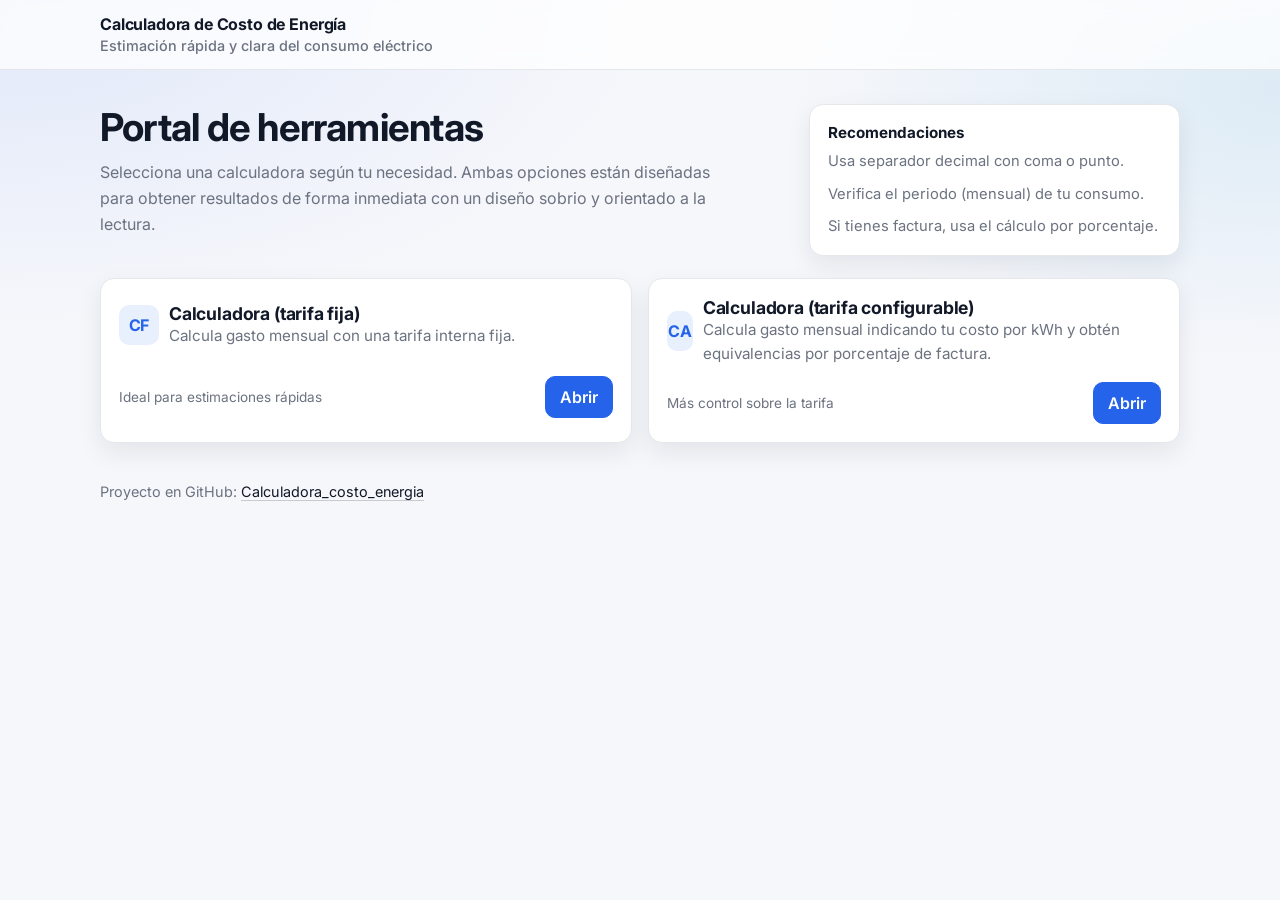
<file: index.html>
<!DOCTYPE html>
<html lang="es">

<head>
  <meta charset="UTF-8" />
  <meta name="viewport" content="width=device-width, initial-scale=1.0" />
  <title>Calculadora de Costo de Energía</title>
  <meta name="description" content="Portal de acceso a calculadoras de costo de energía eléctrica" />
  <link rel="preconnect" href="https://fonts.googleapis.com" />
  <link rel="preconnect" href="https://fonts.gstatic.com" crossorigin />
  <link href="https://fonts.googleapis.com/css2?family=Inter:wght@400;500;600;700&display=swap" rel="stylesheet" />

  <style>
    :root {
      --bg: #f6f7fb;
      --surface: #ffffff;
      --surface-2: #f9fafb;
      --text: #111827;
      --muted: #6b7280;
      --border: #e5e7eb;
      --shadow: 0 10px 25px rgba(17, 24, 39, 0.08);
      --accent: #2563eb;
      --accent-hover: #1d4ed8;
      --ring: rgba(37, 99, 235, 0.25);
      --radius: 14px;
      --max: 1120px;
    }

    * {
      box-sizing: border-box;
      margin: 0;
      padding: 0;
    }

    body {
      font-family: Inter, system-ui, -apple-system, Segoe UI, Roboto, Helvetica, Arial, "Apple Color Emoji", "Segoe UI Emoji";
      background:
        radial-gradient(1200px 600px at 0% 0%, rgba(37, 99, 235, 0.10), transparent 55%),
        radial-gradient(900px 500px at 100% 10%, rgba(2, 132, 199, 0.10), transparent 55%),
        var(--bg);
      color: var(--text);
      min-height: 100vh;
    }

    .topbar {
      border-bottom: 1px solid var(--border);
      background: rgba(255, 255, 255, 0.75);
      backdrop-filter: blur(10px);
      position: sticky;
      top: 0;
      z-index: 10;
    }

    .topbar-inner {
      max-width: var(--max);
      margin: 0 auto;
      padding: 16px 20px;
      display: flex;
      align-items: center;
      justify-content: space-between;
      gap: 16px;
    }

    .brand {
      display: flex;
      flex-direction: column;
      gap: 4px;
      line-height: 1.1;
    }

    .brand strong {
      font-size: 1rem;
      font-weight: 700;
      letter-spacing: -0.01em;
    }

    .brand span {
      font-size: 0.9rem;
      color: var(--muted);
      font-weight: 500;
    }

    .content {
      max-width: var(--max);
      margin: 0 auto;
      padding: 28px 20px 40px;
    }

    .hero {
      display: grid;
      grid-template-columns: 1.3fr 0.7fr;
      gap: 20px;
      align-items: start;
      margin-top: 6px;
    }

    .hero h1 {
      font-size: clamp(1.8rem, 3vw, 2.4rem);
      letter-spacing: -0.02em;
      margin-bottom: 10px;
    }

    .hero p {
      color: var(--muted);
      line-height: 1.6;
      max-width: 64ch;
    }

    .hero-aside {
      border: 1px solid var(--border);
      border-radius: var(--radius);
      background: var(--surface);
      padding: 18px;
      box-shadow: var(--shadow);
    }

    .hero-aside h2 {
      font-size: 0.95rem;
      margin-bottom: 8px;
    }

    .hero-aside ul {
      list-style: none;
      display: grid;
      gap: 10px;
      color: var(--muted);
      font-size: 0.92rem;
      line-height: 1.5;
    }

    .apps {
      margin-top: 22px;
      display: grid;
      grid-template-columns: repeat(2, minmax(0, 1fr));
      gap: 16px;
    }

    .card {
      border: 1px solid var(--border);
      border-radius: var(--radius);
      background: var(--surface);
      box-shadow: var(--shadow);
      padding: 18px;
      display: grid;
      gap: 12px;
      transition: transform 160ms ease, box-shadow 160ms ease;
    }

    .card:hover {
      transform: translateY(-2px);
      box-shadow: 0 16px 36px rgba(17, 24, 39, 0.10);
    }

    .badge {
      display: inline-flex;
      align-items: center;
      gap: 10px;
    }

    .badge .mark {
      width: 40px;
      height: 40px;
      border-radius: 10px;
      display: grid;
      place-items: center;
      background: rgba(37, 99, 235, 0.10);
      color: var(--accent);
      font-weight: 700;
      letter-spacing: -0.02em;
    }

    .card h2 {
      font-size: 1.1rem;
      letter-spacing: -0.01em;
    }

    .card p {
      color: var(--muted);
      line-height: 1.6;
      font-size: 0.95rem;
    }

    .actions {
      display: flex;
      align-items: center;
      justify-content: space-between;
      gap: 12px;
      margin-top: 4px;
    }

    .meta {
      font-size: 0.85rem;
      color: var(--muted);
    }

    .button {
      display: inline-flex;
      align-items: center;
      justify-content: center;
      padding: 10px 14px;
      border-radius: 10px;
      text-decoration: none;
      font-weight: 600;
      background: var(--accent);
      color: #fff;
      border: 1px solid var(--accent);
      transition: background-color 160ms ease, border-color 160ms ease, box-shadow 160ms ease;
      white-space: nowrap;
    }

    .button:hover {
      background: var(--accent-hover);
      border-color: var(--accent-hover);
    }

    .button:focus-visible {
      outline: none;
      box-shadow: 0 0 0 4px var(--ring);
    }

    footer {
      max-width: var(--max);
      margin: 0 auto;
      padding: 0 20px 28px;
      color: var(--muted);
      font-size: 0.9rem;
    }

    footer a {
      color: var(--text);
      text-decoration: none;
      border-bottom: 1px solid rgba(17, 24, 39, 0.2);
    }

    footer a:hover {
      border-bottom-color: rgba(17, 24, 39, 0.45);
    }

    @media (max-width: 860px) {
      .hero {
        grid-template-columns: 1fr;
      }

      .apps {
        grid-template-columns: 1fr;
      }
    }
  </style>
</head>

<body>
  <div class="topbar">
    <div class="topbar-inner">
      <div class="brand">
        <strong>Calculadora de Costo de Energía</strong>
        <span>Estimación rápida y clara del consumo eléctrico</span>
      </div>
    </div>
  </div>

  <main class="content">
    <section class="hero" aria-label="Introducción">
      <div>
        <h1>Portal de herramientas</h1>
        <p>
          Selecciona una calculadora según tu necesidad. Ambas opciones están diseñadas para obtener resultados
          de forma inmediata con un diseño sobrio y orientado a la lectura.
        </p>
      </div>

      <aside class="hero-aside" aria-label="Recomendaciones">
        <h2>Recomendaciones</h2>
        <ul>
          <li>Usa separador decimal con coma o punto.</li>
          <li>Verifica el periodo (mensual) de tu consumo.</li>
          <li>Si tienes factura, usa el cálculo por porcentaje.</li>
        </ul>
      </aside>
    </section>

    <section class="apps" aria-label="Aplicaciones">
      <article class="card">
        <div class="badge">
          <div class="mark" aria-hidden="true">CF</div>
          <div>
            <h2>Calculadora (tarifa fija)</h2>
            <p>Calcula gasto mensual con una tarifa interna fija.</p>
          </div>
        </div>
        <div class="actions">
          <div class="meta">Ideal para estimaciones rápidas</div>
          <a class="button" href="./app_juan/">Abrir</a>
        </div>
      </article>

      <article class="card">
        <div class="badge">
          <div class="mark" aria-hidden="true">CA</div>
          <div>
            <h2>Calculadora (tarifa configurable)</h2>
            <p>Calcula gasto mensual indicando tu costo por kWh y obtén equivalencias por porcentaje de factura.</p>
          </div>
        </div>
        <div class="actions">
          <div class="meta">Más control sobre la tarifa</div>
          <a class="button" href="./app_2/">Abrir</a>
        </div>
      </article>
    </section>
  </main>

  <footer>
    Proyecto en GitHub: <a href="https://github.com/Moshua53/Calculadora_costo_energia" target="_blank" rel="noopener noreferrer">Calculadora_costo_energia</a>
  </footer>
</body>

</html>
</file>
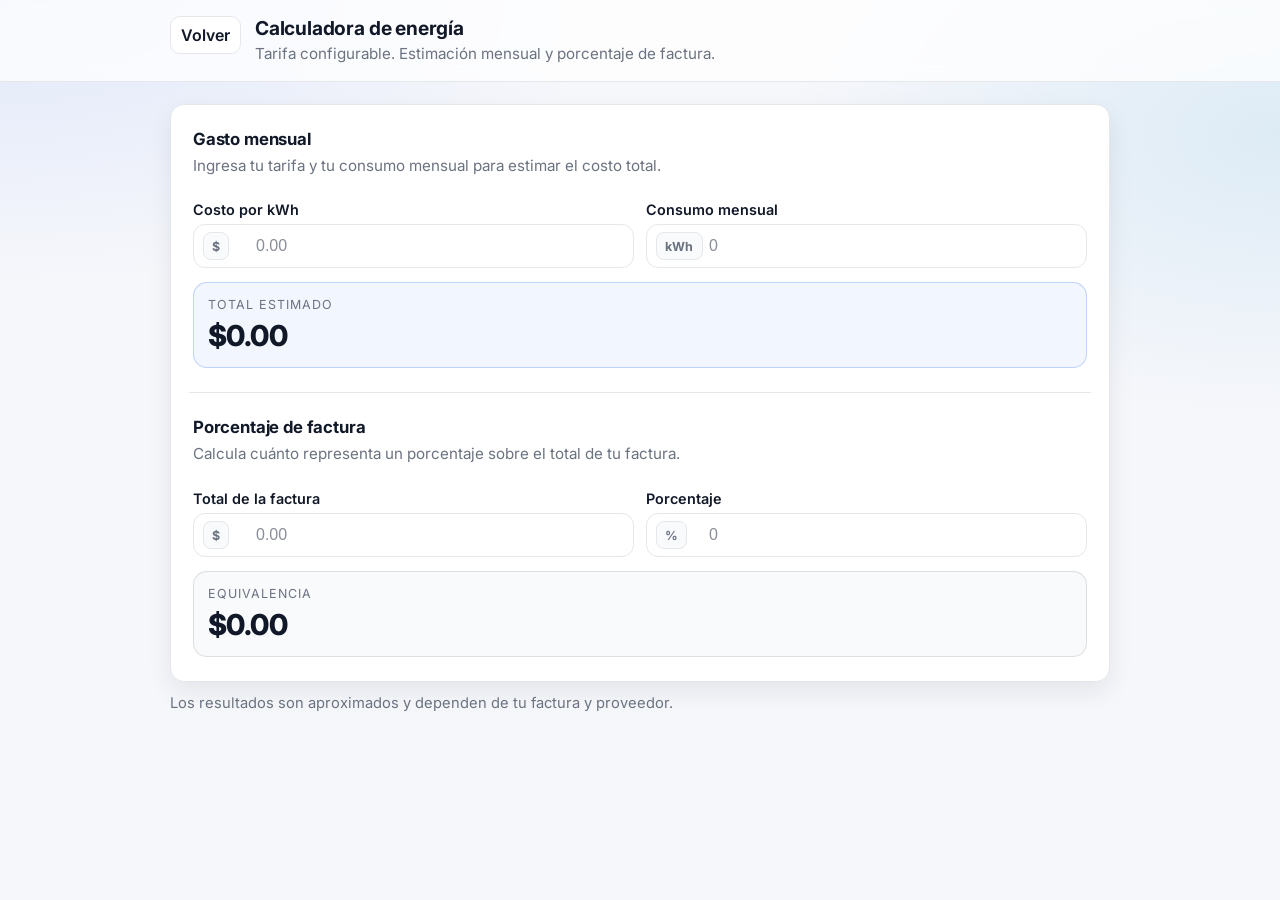
<file: app_2/index.html>
<!DOCTYPE html>
<html lang="es">

<head>
  <meta charset="UTF-8" />
  <meta name="viewport" content="width=device-width, initial-scale=1.0" />
  <title>Calculadora de Energía (Tarifa configurable)</title>
  <meta name="description" content="Calcula gasto mensual de energía con tarifa configurable y equivalencias por porcentaje de factura." />
  <link rel="stylesheet" href="style.css" />
  <link rel="preconnect" href="https://fonts.googleapis.com" />
  <link rel="preconnect" href="https://fonts.gstatic.com" crossorigin />
  <link href="https://fonts.googleapis.com/css2?family=Inter:wght@400;500;600;700&display=swap" rel="stylesheet" />
</head>

<body>
  <header class="topbar">
    <div class="topbar-inner">
      <a class="back-link" href="../" aria-label="Volver al portal">Volver</a>
      <div class="title">
        <h1>Calculadora de energía</h1>
        <p>Tarifa configurable. Estimación mensual y porcentaje de factura.</p>
      </div>
    </div>
  </header>

  <main class="container">
    <div class="glass-card" role="region" aria-label="Calculadoras">
      <section class="calc-section" aria-label="Gasto mensual">
        <div class="section-head">
          <h2>Gasto mensual</h2>
          <p class="hint">Ingresa tu tarifa y tu consumo mensual para estimar el costo total.</p>
        </div>

        <div class="grid">
          <div class="input-group">
            <label for="costPerKwh">Costo por kWh</label>
            <div class="input-wrapper">
              <span class="icon" aria-hidden="true">$</span>
              <input type="text" id="costPerKwh" placeholder="0.00" inputmode="decimal" autocomplete="off" />
            </div>
          </div>

          <div class="input-group">
            <label for="monthlyKwh">Consumo mensual</label>
            <div class="input-wrapper">
              <span class="icon" aria-hidden="true">kWh</span>
              <input type="text" id="monthlyKwh" placeholder="0" inputmode="decimal" autocomplete="off" />
            </div>
          </div>
        </div>

        <div class="result-card main-result" aria-live="polite">
          <span class="label">Total estimado</span>
          <span class="value" id="monthlyTotal">$0.00</span>
        </div>
      </section>

      <div class="divider" role="separator" aria-hidden="true"></div>

      <section class="calc-section" aria-label="Porcentaje de factura">
        <div class="section-head">
          <h2>Porcentaje de factura</h2>
          <p class="hint">Calcula cuánto representa un porcentaje sobre el total de tu factura.</p>
        </div>

        <div class="grid">
          <div class="input-group">
            <label for="totalBill">Total de la factura</label>
            <div class="input-wrapper">
              <span class="icon" aria-hidden="true">$</span>
              <input type="text" id="totalBill" placeholder="0.00" inputmode="decimal" autocomplete="off" />
            </div>
          </div>

          <div class="input-group">
            <label for="percentage">Porcentaje</label>
            <div class="input-wrapper">
              <span class="icon" aria-hidden="true">%</span>
              <input type="number" id="percentage" placeholder="0" min="0" max="100" />
            </div>
          </div>
        </div>

        <div class="result-card secondary-result" aria-live="polite">
          <span class="label">Equivalencia</span>
          <span class="value" id="percentageResult">$0.00</span>
        </div>
      </section>
    </div>

    <p class="footer-note">Los resultados son aproximados y dependen de tu factura y proveedor.</p>
  </main>

  <script src="script.js"></script>
</body>

</html>
</file>
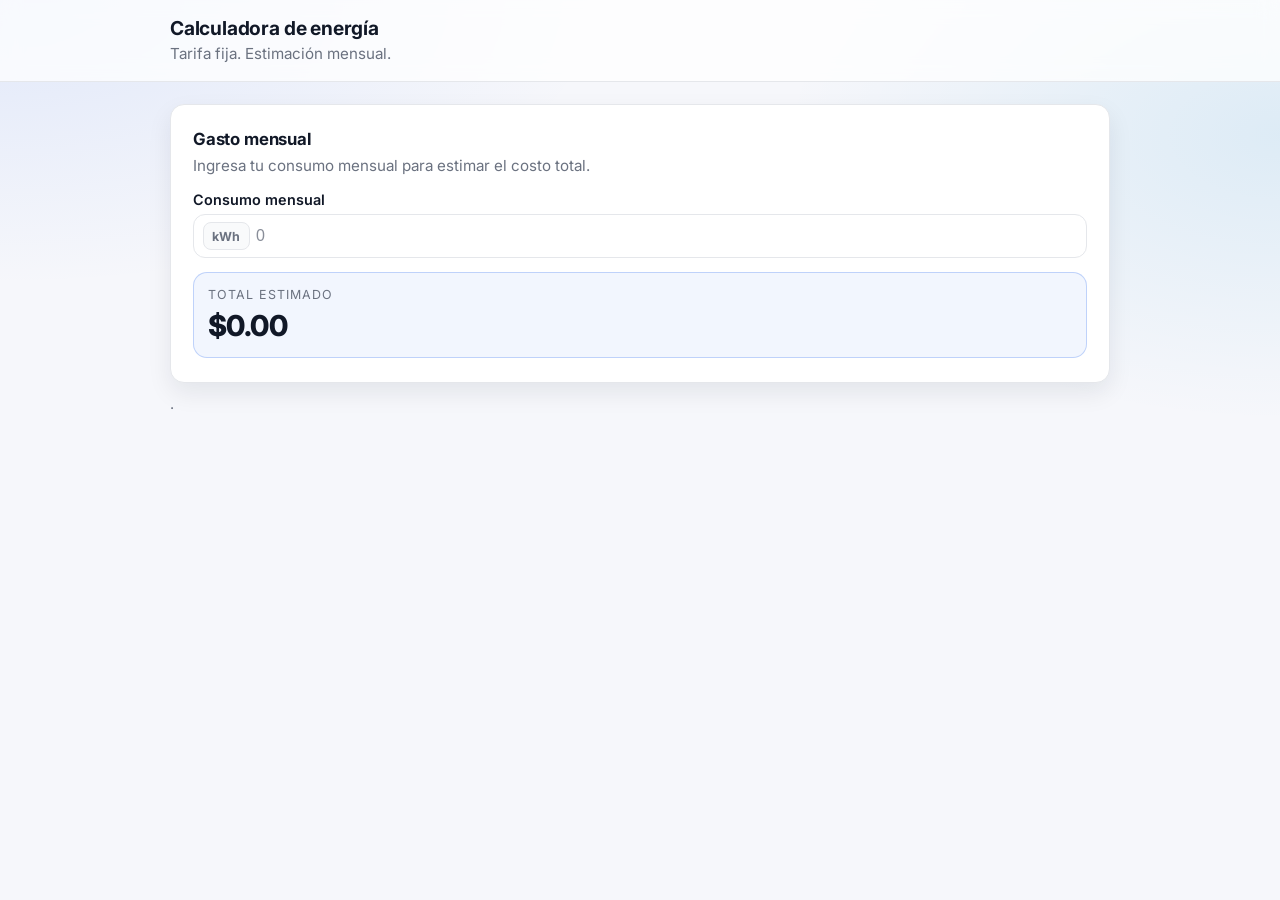
<file: app_juan/index.html>
<!DOCTYPE html>
<html lang="es">

<head>
  <meta charset="UTF-8" />
  <meta name="viewport" content="width=device-width, initial-scale=1.0" />
  <title>Calculadora de Energía (Tarifa fija)</title>
  <meta name="description" content="Calcula gasto mensual de energía con tarifa fija." />
  <link rel="stylesheet" href="style.css" />
  <link rel="preconnect" href="https://fonts.googleapis.com" />
  <link rel="preconnect" href="https://fonts.gstatic.com" crossorigin />
  <link href="https://fonts.googleapis.com/css2?family=Inter:wght@400;500;600;700&display=swap" rel="stylesheet" />
</head>

<body>
  <header class="topbar">
    <div class="topbar-inner">
      <div class="title">
        <h1>Calculadora de energía</h1>
        <p>Tarifa fija. Estimación mensual.</p>
      </div>
    </div>
  </header>

  <main class="container">
    <div class="glass-card" role="region" aria-label="Calculadora">
      <section class="calc-section" aria-label="Gasto mensual">
        <div class="section-head">
          <h2>Gasto mensual</h2>
          <p class="hint">Ingresa tu consumo mensual para estimar el costo total.</p>
        </div>

        <div class="input-group">
          <label for="monthlyKwh">Consumo mensual</label>
          <div class="input-wrapper">
            <span class="icon" aria-hidden="true">kWh</span>
            <input type="text" id="monthlyKwh" placeholder="0" inputmode="decimal" autocomplete="off" />
          </div>
        </div>

        <div class="result-card main-result" aria-live="polite">
          <span class="label">Total estimado</span>
          <span class="value" id="monthlyTotal">$0.00</span>
        </div>
      </section>
    </div>

    <p class="footer-note">.</p>
  </main>

  <script src="script.js"></script>
</body>

</html>
</file>
<file: app_2/style.css>
:root {
  --bg: #f6f7fb;
  --surface: #ffffff;
  --surface-2: #f9fafb;
  --text: #111827;
  --muted: #6b7280;
  --border: #e5e7eb;
  --shadow: 0 10px 25px rgba(17, 24, 39, 0.08);
  --accent: #2563eb;
  --accent-hover: #1d4ed8;
  --ring: rgba(37, 99, 235, 0.25);
  --radius: 14px;
}

* {
  box-sizing: border-box;
  margin: 0;
  padding: 0;
}

body {
  font-family: Inter, system-ui, -apple-system, Segoe UI, Roboto, Helvetica, Arial, "Apple Color Emoji", "Segoe UI Emoji";
  background:
    radial-gradient(1100px 520px at 0% 0%, rgba(37, 99, 235, 0.10), transparent 55%),
    radial-gradient(900px 520px at 100% 15%, rgba(2, 132, 199, 0.10), transparent 55%),
    var(--bg);
  color: var(--text);
  min-height: 100vh;
}

.topbar {
  border-bottom: 1px solid var(--border);
  background: rgba(255, 255, 255, 0.75);
  backdrop-filter: blur(10px);
  position: sticky;
  top: 0;
  z-index: 10;
}

.topbar-inner {
  max-width: 980px;
  margin: 0 auto;
  padding: 16px 20px;
  display: flex;
  align-items: flex-start;
  gap: 14px;
}

.back-link {
  flex: 0 0 auto;
  text-decoration: none;
  color: var(--text);
  font-weight: 600;
  padding: 8px 10px;
  border-radius: 10px;
  border: 1px solid var(--border);
  background: var(--surface);
}

.back-link:hover {
  border-color: rgba(37, 99, 235, 0.35);
}

.back-link:focus-visible {
  outline: none;
  box-shadow: 0 0 0 4px var(--ring);
}

.title h1 {
  font-size: 1.2rem;
  letter-spacing: -0.01em;
  margin-bottom: 4px;
}

.title p {
  color: var(--muted);
  font-size: 0.95rem;
  line-height: 1.35;
}

.container {
  max-width: 980px;
  margin: 0 auto;
  padding: 22px 20px 34px;
}

.glass-card {
  background: var(--surface);
  border: 1px solid var(--border);
  border-radius: var(--radius);
  box-shadow: var(--shadow);
  padding: 18px;
}

.calc-section {
  padding: 6px 4px;
}

.section-head {
  margin-bottom: 14px;
}

.calc-section h2 {
  font-size: 1.05rem;
  letter-spacing: -0.01em;
  margin-bottom: 6px;
}

.hint {
  color: var(--muted);
  font-size: 0.95rem;
  line-height: 1.5;
}

.grid {
  display: grid;
  grid-template-columns: repeat(2, minmax(0, 1fr));
  gap: 12px;
}

.input-group {
  margin-top: 10px;
}

label {
  display: block;
  font-size: 0.9rem;
  font-weight: 600;
  color: var(--text);
  margin-bottom: 6px;
}

.input-wrapper {
  position: relative;
  display: flex;
  align-items: center;
}

.icon {
  position: absolute;
  left: 10px;
  height: 28px;
  padding: 0 8px;
  display: inline-flex;
  align-items: center;
  justify-content: center;
  border-radius: 8px;
  background: var(--surface-2);
  border: 1px solid var(--border);
  color: var(--muted);
  font-weight: 700;
  font-size: 0.78rem;
  letter-spacing: 0.02em;
}

input {
  width: 100%;
  padding: 12px 12px 12px 62px;
  border-radius: 12px;
  border: 1px solid var(--border);
  background: var(--surface);
  color: var(--text);
  font-size: 1rem;
  outline: none;
  transition: box-shadow 160ms ease, border-color 160ms ease;
}

input::placeholder {
  color: rgba(107, 114, 128, 0.8);
}

input:focus {
  border-color: rgba(37, 99, 235, 0.55);
  box-shadow: 0 0 0 4px var(--ring);
}

.result-card {
  margin-top: 14px;
  background: var(--surface-2);
  border: 1px solid var(--border);
  border-radius: 14px;
  padding: 14px;
  display: grid;
  gap: 6px;
}

.result-card .label {
  font-size: 0.78rem;
  color: var(--muted);
  text-transform: uppercase;
  letter-spacing: 0.08em;
}

.result-card .value {
  font-size: 1.8rem;
  font-weight: 800;
  letter-spacing: -0.02em;
}

.main-result {
  border-color: rgba(37, 99, 235, 0.25);
  background: rgba(37, 99, 235, 0.06);
}

.secondary-result {
  border-color: rgba(17, 24, 39, 0.12);
}

.divider {
  height: 1px;
  background: var(--border);
  margin: 18px 0;
}

.footer-note {
  color: var(--muted);
  font-size: 0.92rem;
  margin-top: 12px;
}

@media (max-width: 760px) {
  .grid {
    grid-template-columns: 1fr;
  }

  .result-card .value {
    font-size: 1.6rem;
  }
}
</file>
<file: app_juan/style.css>
:root {
  --bg: #f6f7fb;
  --surface: #ffffff;
  --surface-2: #f9fafb;
  --text: #111827;
  --muted: #6b7280;
  --border: #e5e7eb;
  --shadow: 0 10px 25px rgba(17, 24, 39, 0.08);
  --accent: #2563eb;
  --accent-hover: #1d4ed8;
  --ring: rgba(37, 99, 235, 0.25);
  --radius: 14px;
}

* {
  box-sizing: border-box;
  margin: 0;
  padding: 0;
}

body {
  font-family: Inter, system-ui, -apple-system, Segoe UI, Roboto, Helvetica, Arial, "Apple Color Emoji", "Segoe UI Emoji";
  background:
    radial-gradient(1100px 520px at 0% 0%, rgba(37, 99, 235, 0.10), transparent 55%),
    radial-gradient(900px 520px at 100% 15%, rgba(2, 132, 199, 0.10), transparent 55%),
    var(--bg);
  color: var(--text);
  min-height: 100vh;
}

.topbar {
  border-bottom: 1px solid var(--border);
  background: rgba(255, 255, 255, 0.75);
  backdrop-filter: blur(10px);
  position: sticky;
  top: 0;
  z-index: 10;
}

.topbar-inner {
  max-width: 980px;
  margin: 0 auto;
  padding: 16px 20px;
  display: flex;
  align-items: flex-start;
  gap: 14px;
}

.title h1 {
  font-size: 1.2rem;
  letter-spacing: -0.01em;
  margin-bottom: 4px;
}

.title p {
  color: var(--muted);
  font-size: 0.95rem;
  line-height: 1.35;
}

.container {
  max-width: 980px;
  margin: 0 auto;
  padding: 22px 20px 34px;
}

.glass-card {
  background: var(--surface);
  border: 1px solid var(--border);
  border-radius: var(--radius);
  box-shadow: var(--shadow);
  padding: 18px;
}

.calc-section {
  padding: 6px 4px;
}

.section-head {
  margin-bottom: 14px;
}

.calc-section h2 {
  font-size: 1.05rem;
  letter-spacing: -0.01em;
  margin-bottom: 6px;
}

.hint {
  color: var(--muted);
  font-size: 0.95rem;
  line-height: 1.5;
}

.grid {
  display: grid;
  grid-template-columns: repeat(2, minmax(0, 1fr));
  gap: 12px;
}

.input-group {
  margin-top: 10px;
}

label {
  display: block;
  font-size: 0.9rem;
  font-weight: 600;
  color: var(--text);
  margin-bottom: 6px;
}

.input-wrapper {
  position: relative;
  display: flex;
  align-items: center;
}

.icon {
  position: absolute;
  left: 10px;
  height: 28px;
  padding: 0 8px;
  display: inline-flex;
  align-items: center;
  justify-content: center;
  border-radius: 8px;
  background: var(--surface-2);
  border: 1px solid var(--border);
  color: var(--muted);
  font-weight: 700;
  font-size: 0.78rem;
  letter-spacing: 0.02em;
}

input {
  width: 100%;
  padding: 12px 12px 12px 62px;
  border-radius: 12px;
  border: 1px solid var(--border);
  background: var(--surface);
  color: var(--text);
  font-size: 1rem;
  outline: none;
  transition: box-shadow 160ms ease, border-color 160ms ease;
}

input::placeholder {
  color: rgba(107, 114, 128, 0.8);
}

input:focus {
  border-color: rgba(37, 99, 235, 0.55);
  box-shadow: 0 0 0 4px var(--ring);
}

.result-card {
  margin-top: 14px;
  background: var(--surface-2);
  border: 1px solid var(--border);
  border-radius: 14px;
  padding: 14px;
  display: grid;
  gap: 6px;
}

.result-card .label {
  font-size: 0.78rem;
  color: var(--muted);
  text-transform: uppercase;
  letter-spacing: 0.08em;
}

.result-card .value {
  font-size: 1.8rem;
  font-weight: 800;
  letter-spacing: -0.02em;
}

.main-result {
  border-color: rgba(37, 99, 235, 0.25);
  background: rgba(37, 99, 235, 0.06);
}

.secondary-result {
  border-color: rgba(17, 24, 39, 0.12);
}

.divider {
  height: 1px;
  background: var(--border);
  margin: 18px 0;
}

.footer-note {
  color: var(--muted);
  font-size: 0.92rem;
  margin-top: 12px;
}

@media (max-width: 760px) {
  .grid {
    grid-template-columns: 1fr;
  }

  .result-card .value {
    font-size: 1.6rem;
  }
}
</file>
